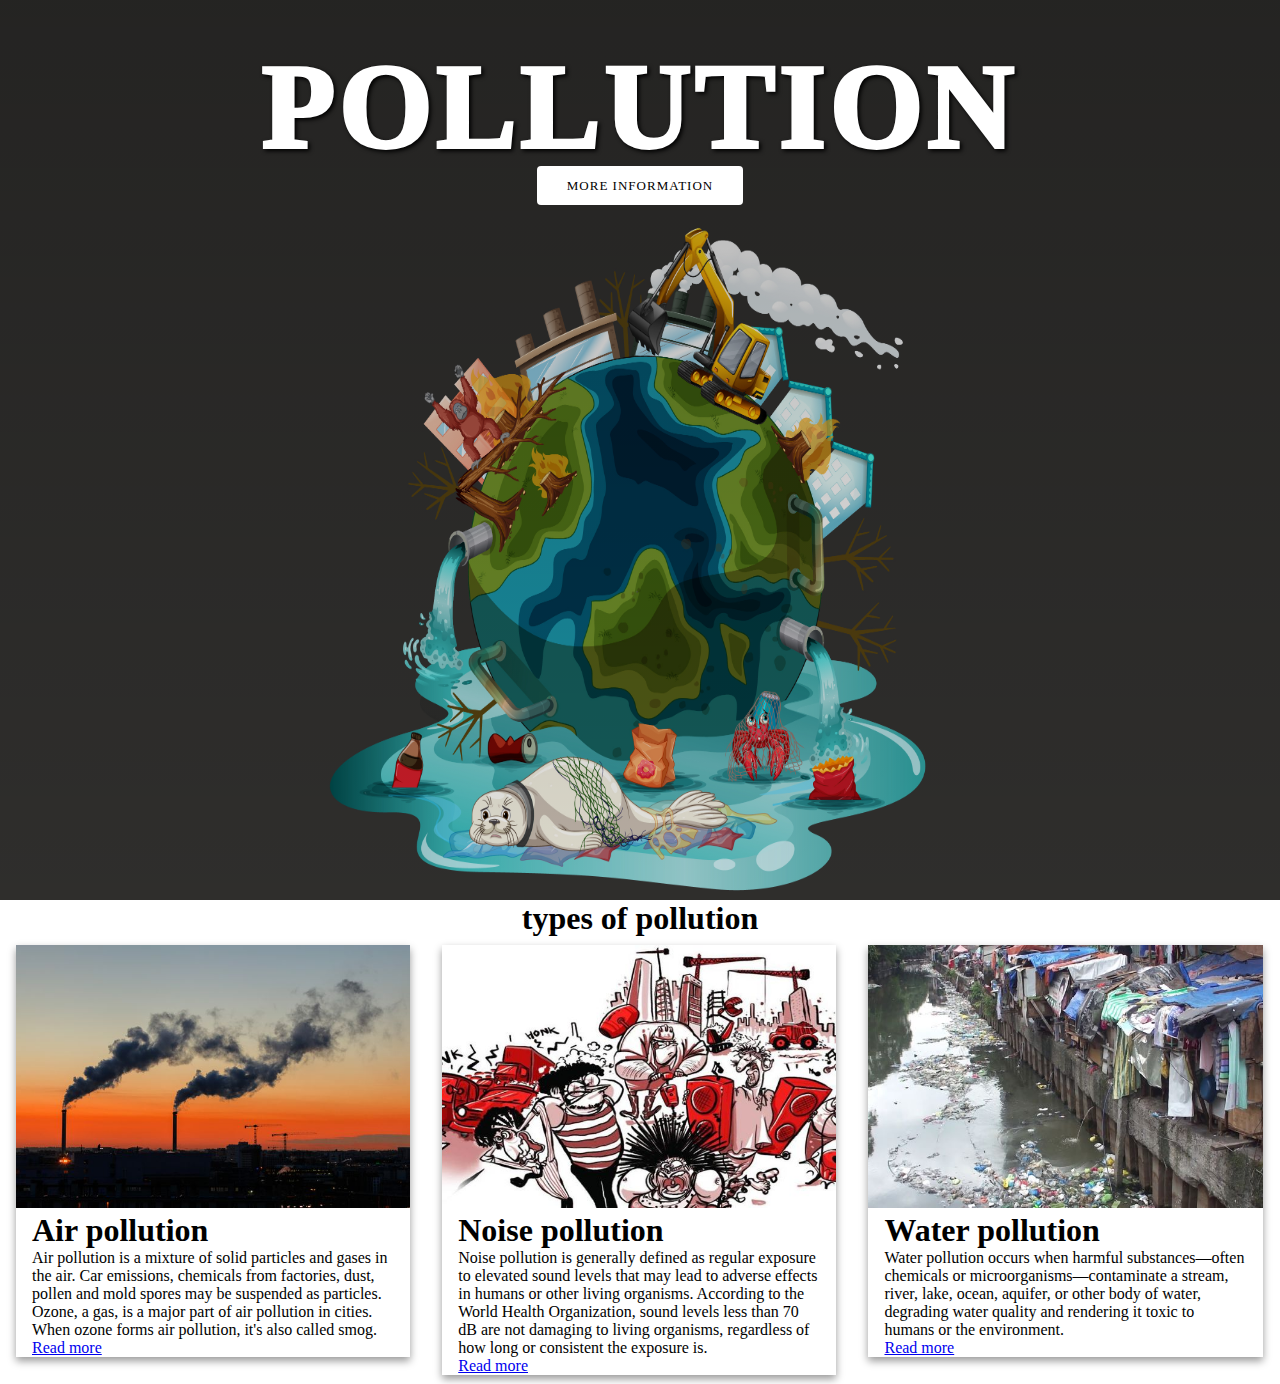
<file: index.html>
<!DOCTYPE html>
<html>

<head>
    <meta charset="UTF-8">
    <meta name="viewport" content="width=device-width, initial-scale=1.0">
    <title>POLLUTION</title>
    <link rel="stylesheet" type="text/css" href="style.css">

</head>

<body>
    <header class="home">

        <main>
            <section>
                <h3>pollution</h3>
                <a href="files/pollution.html" class="btnone" title="Click me for more info.">more information </a>

            </section>
        </main>
        <h1 style="text-align:center">types of pollution</h1>
        
        <div class="row">
            <div class="column">
                <div class="card">
                    <img src="img/air-pollution.jpg" alt="selena" style="width:100%">
                    <div class="container">
                        <h1>Air pollution</h1>
                        <p>Air pollution is a mixture of solid particles and gases in the air. Car emissions, chemicals
                            from factories, dust, pollen and mold spores may be suspended as particles. Ozone, a gas, is
                            a major part of air pollution in cities. When ozone forms air pollution, it's also called
                            smog.</p>
                            <a href="files/air.html" class="btnone" title="Click me for more info."> Read more </a>
                    </div>
                </div>
            </div>

            <div class="column">
                <div class="card">
                    <img src="img/noise-pollution.jpg" alt="selena" style="width:100%">
                    <div class="container">
                        <h1>Noise pollution</h1>
                        <p>Noise pollution is generally defined as regular exposure to elevated sound levels that may
                            lead to adverse effects in humans or other living organisms. According to the World Health
                            Organization, sound levels less than 70 dB are not damaging to living organisms, regardless
                            of how long or consistent the exposure is.</p>
                            <a href="files/noise.html" class="btnone" title="Click me for more info."> Read more </a>
                    </div>
                </div>
            </div>

            <div class="column">
                <div class="card">
                    <img src="img/water.jpg" alt="selena" style="width: 100%">
                    <div class="container">
                        <h1>Water pollution</h1>
                        <p>Water pollution occurs when harmful substances—often chemicals or microorganisms—contaminate
                            a stream, river, lake, ocean, aquifer, or other body of water, degrading water quality and
                            rendering it toxic to humans or the environment.</p>
                            <a href="files/water.html" class="btnone" title="Click me for more info."> Read more </a>
                    </div>
                </div>
            </div>
        </div>
        
    </header>
</body>

</html>
</file>
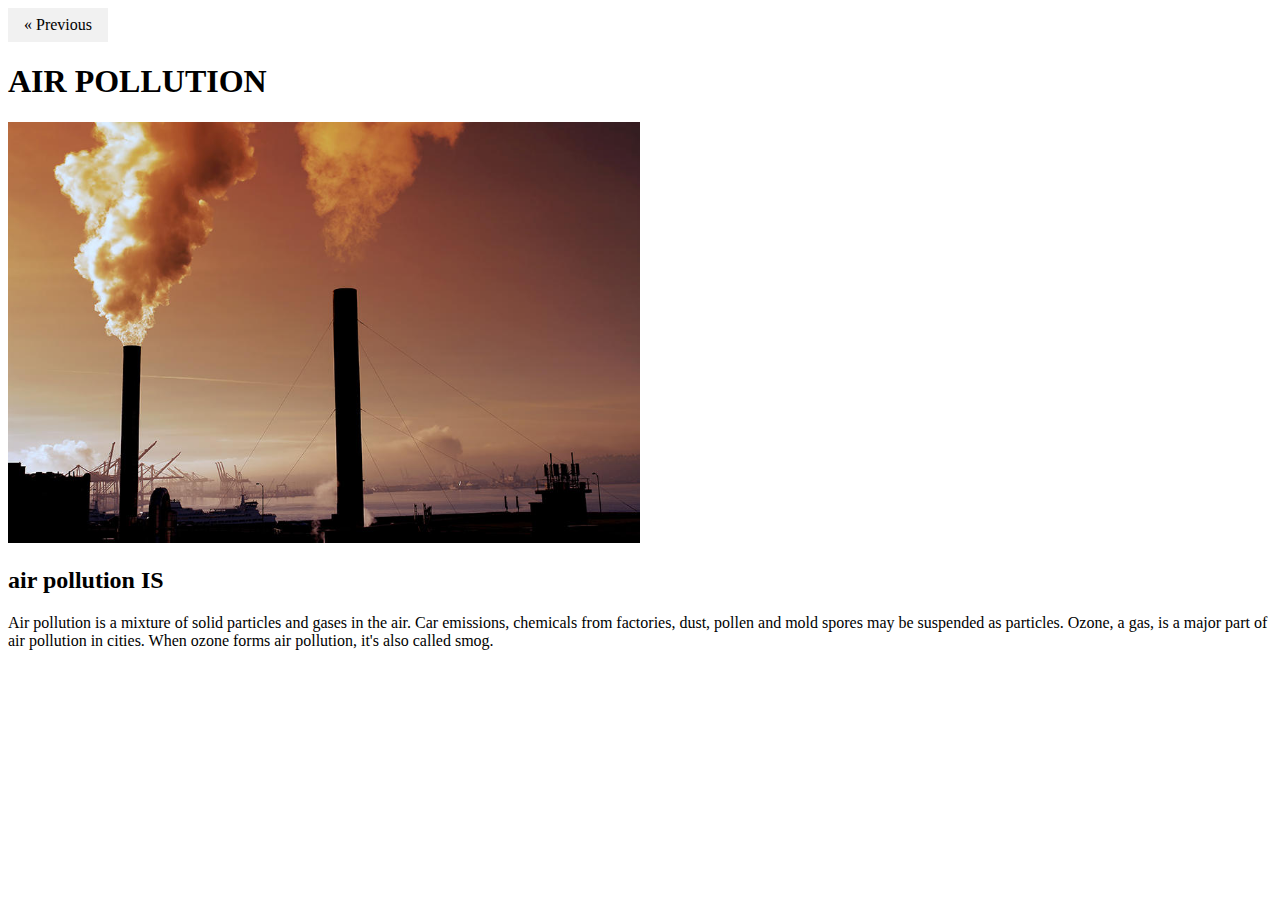
<file: files/air.html>
<!DOCTYPE html>
<html lang="en">

<head>
    <meta charset="UTF-8">
    <meta name="viewport" content="width=device-width, initial-scale=1.0">
    <title>Document</title>
    <style>
        a {
            text-decoration: none;
            display: inline-block;
            padding: 8px 16px;
        }

        a:hover {
            background-color: #ddd;
            color: black;
        }

        .previous {
            background-color: #f1f1f1;
            color: black;
        }
    </style>
</head>

<body>
    <a href="\index.html" class="previous">&laquo; Previous</a>
    <h1> AIR POLLUTION</h1>
    <img src="\img\AIR.jpg" alt="" width="50%">
    <h2> air pollution IS</h2>
    <p>Air pollution is a mixture of solid particles and gases in the air. Car emissions, chemicals from factories,
        dust, pollen and mold spores may be suspended as particles. Ozone, a gas, is a major part of air pollution in
        cities. When ozone forms air pollution, it's also called smog.</p>
</body>

</html>
</file>
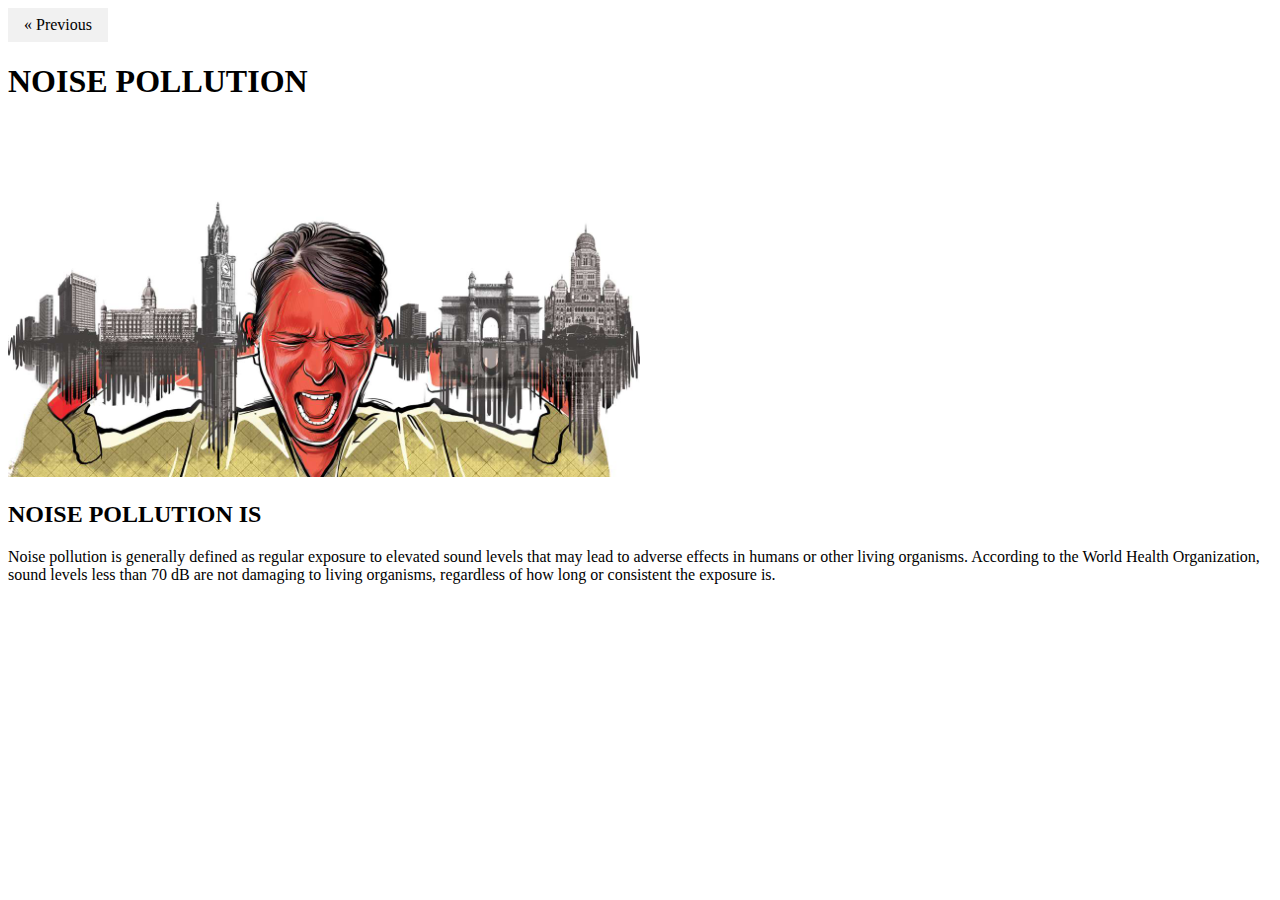
<file: files/noise.html>
<!DOCTYPE html>
<html lang="en">

<head>
    <meta charset="UTF-8">
    <meta name="viewport" content="width=device-width, initial-scale=1.0">
    <title>Document</title>
    <style>
        a {
            text-decoration: none;
            display: inline-block;
            padding: 8px 16px;
        }

        a:hover {
            background-color: #ddd;
            color: black;
        }

        .previous {
            background-color: #f1f1f1;
            color: black;
        }
    </style>
</head>

<body>
    <a href="\index.html" class="previous">&laquo; Previous</a>
    <h1>NOISE POLLUTION</h1>
    <img src="\img\noise.jpg" alt="" width="50%">
    <h2>NOISE POLLUTION IS</h2>
    <p>Noise pollution is generally defined as regular exposure to elevated sound levels that may lead to adverse
        effects in humans or other living organisms. According to the World Health Organization, sound levels less than
        70 dB are not damaging to living organisms, regardless of how long or consistent the exposure is.</p>
</body>

</html>
</file>
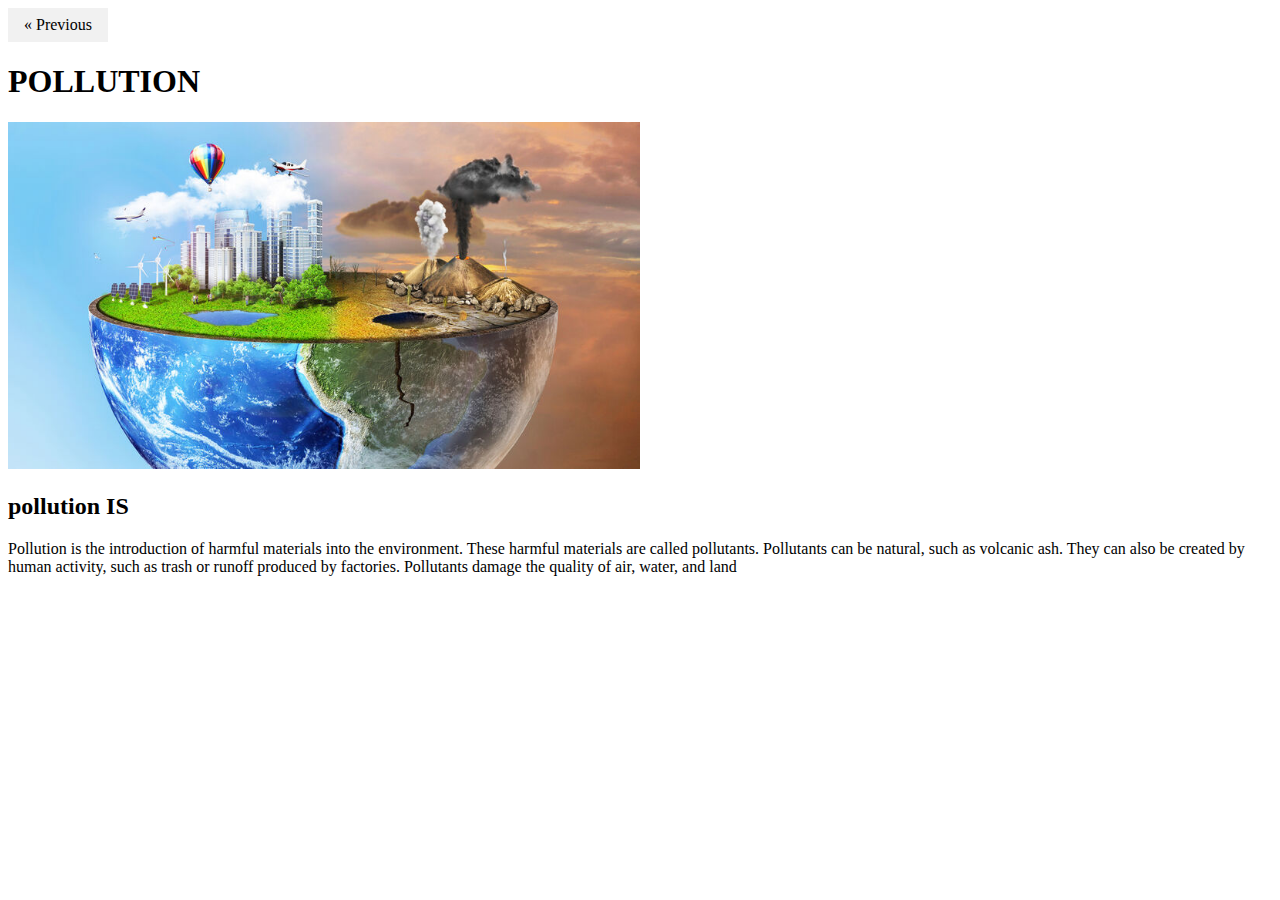
<file: files/pollution.html>
<!DOCTYPE html>
<html lang="en">

<head>
    <meta charset="UTF-8">
    <meta name="viewport" content="width=device-width, initial-scale=1.0">
    <title>Document</title>
    <style>
        a {
  text-decoration: none;
  display: inline-block;
  padding: 8px 16px;
}

a:hover {
  background-color: #ddd;
  color: black;
}

.previous {
  background-color: #f1f1f1;
  color: black;
}
    </style>
</head>

<body>
    <a href="\index.html" class="previous">&laquo; Previous</a>
    <h1>POLLUTION</h1>
    <img src="\img\POL.jpg" alt="" width="50%">
    <h2> pollution IS</h2>
    <p>Pollution is the introduction of harmful materials into the environment. These harmful materials are called
        pollutants. Pollutants can be natural, such as volcanic ash. They can also be created by human activity, such as
        trash or runoff produced by factories. Pollutants damage the quality of air, water, and land</p>
</body>

</html>
</file>
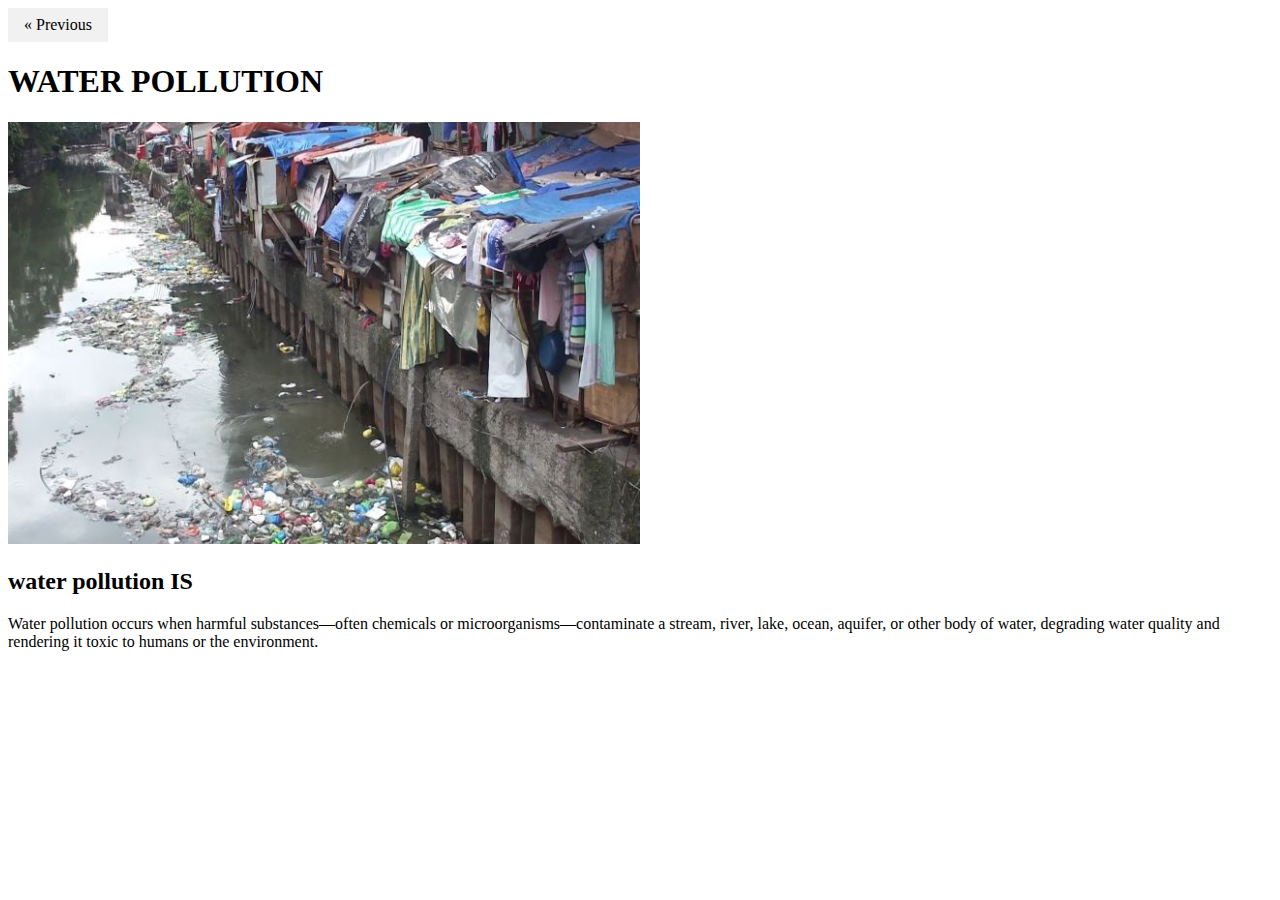
<file: files/water.html>
<!DOCTYPE html>
<html lang="en">

<head>
    <meta charset="UTF-8">
    <meta name="viewport" content="width=device-width, initial-scale=1.0">
    <title>Document</title>
    <style>
        a {
            text-decoration: none;
            display: inline-block;
            padding: 8px 16px;
        }

        a:hover {
            background-color: #ddd;
            color: black;
        }

        .previous {
            background-color: #f1f1f1;
            color: black;
        }
    </style>
</head>

<body>
    <a href="\index.html" class="previous">&laquo; Previous</a>
    <h1> WATER POLLUTION</h1>
    <img src="\img\water.jpg" alt="" width="50%">
    <h2> water pollution IS</h2>
    <p>Water pollution occurs when harmful substances—often chemicals or microorganisms—contaminate a stream, river,
        lake, ocean, aquifer, or other body of water, degrading water quality and rendering it toxic to humans or the
        environment.</p>
</body>

</html>
</file>
<file: style.css>
*{
    margin: 0;
    padding: 0;
    box-sizing: border-box;
}
header{
    width: 100%;
    height: 100vh;
    background-image: linear-gradient(rgba(0,0,0,.3),rgba(0,0,0,.1)), url('img/po.jpg');

    background-size: 100% 100%;
}
main{                  /*main ko center me lane k liye*/
    width: 100%;
    height: 100vh;
    display: flex;
    justify-content: center;/*center mai lane k liye*/
    
    text-align: center; color: white;  /*color diya gaya*/
}
section h3{
    font-size: 120px; font-weight: 1000;
    letter-spacing: 4px;
    margin-top: 5%;
    text-shadow: 2px 2px 4px black; /*black shadow aay ga isse*/
    text-transform: uppercase;
    color:white;
}

section a{
    padding: 12px 30px;
    border-radius: 4px;
    outline: none;
    text-transform: uppercase;
    font-size: 13px;
    font-weight: 500;
    text-decoration: none;
    letter-spacing: 1px;

}
section .btnone{
    background: #fff;
    color: black;
}
.btnone:hover{
    background: cadetblue;
    color: white;
}






html {
    box-sizing: border-box;
  }
  
  *, *:before, *:after {
    box-sizing: inherit;
  }
  
  .column {
    float: left;
    width: 33.3%;
    margin-bottom: 1px;
    padding: 0 8px;
  }
  
  .card {
    box-shadow: 0 4px 8px 0 rgba(0, 0, 0, 0.4);
    margin: 8px;
  }
  
  
  
  .container {
    padding: 0 16px;
  }
  
  .container::after, .row::after {
    content: "";
    clear: both;
    display: table;
  }
  
  .title {
    color: grey;
  }
  
  .button {
    border: none;
    outline: 0;
    display: inline-block;
    padding: 8px;
    color: white;
    background-color: #000;
    text-align: center;
    cursor: pointer;
    width: 100%;
  }
  
  .button:hover {
    background-color: #555;
  }

  .btn{
      border: none;
    outline: 0;
    display: inline-block;
    padding: 8px;
    color: white;
    background-color:black;
    text-align: center;
    cursor: pointer;
    width: 100%;
}
  
    .btn:hover {
        background-color: #555;
      }
</file>
